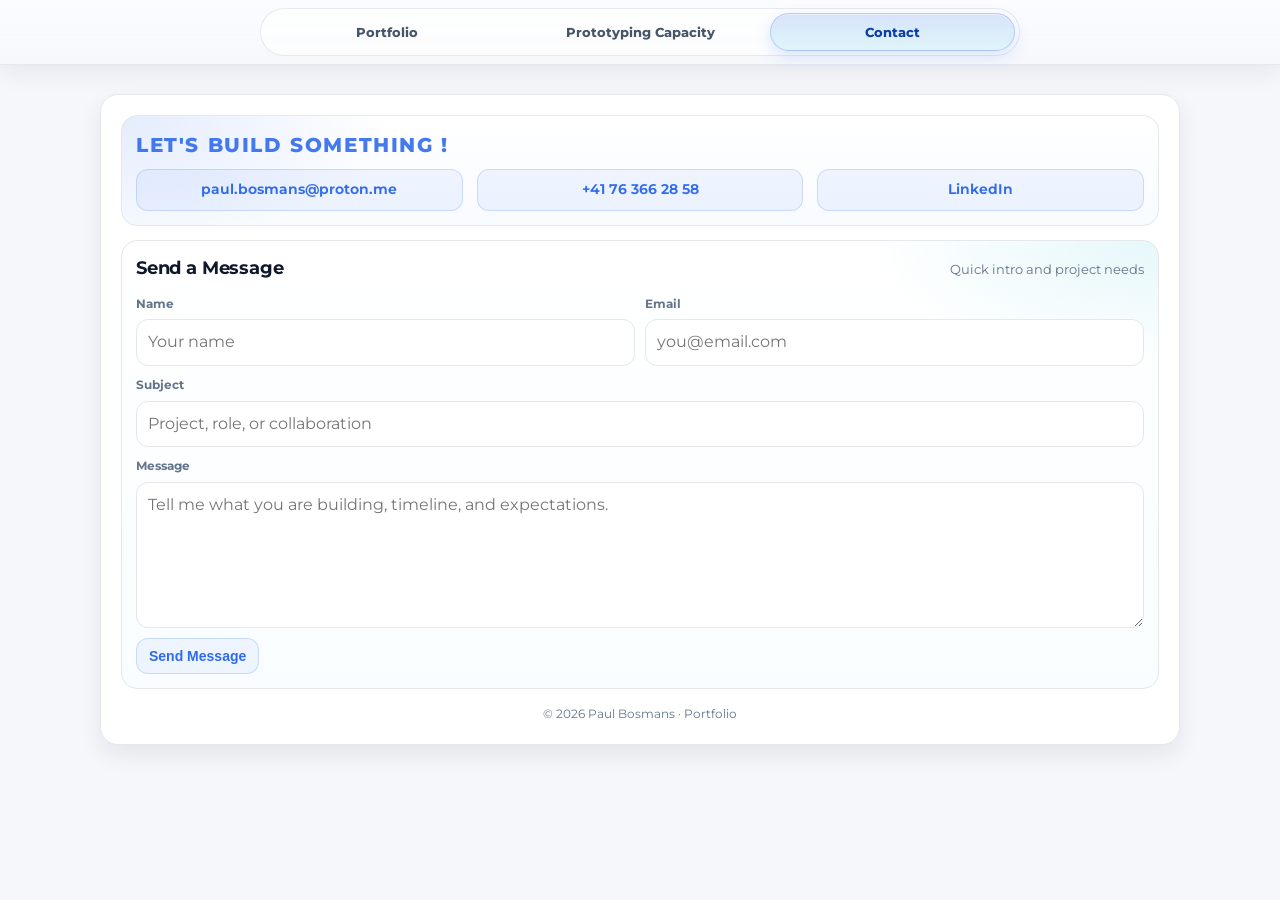
<file: contact.html>
<!doctype html>
<html lang="en">
<head>
  <meta charset="utf-8" />
  <meta name="viewport" content="width=device-width,initial-scale=1" />
  <title>Paul Bosmans - Contact</title>
  <meta name="description" content="Contact page for Paul Bosmans." />
  <link rel="icon" type="image/png" sizes="512x512" href="assets/android-chrome-512x512.png" />
  <link rel="stylesheet" href="css/styles.css" />
</head>
<body>
  <nav class="site-nav" aria-label="Main navigation">
    <div class="site-nav-inner">
      <div class="site-nav-links">
        <a class="site-nav-link" href="index.html">Portfolio</a>
        <a class="site-nav-link" href="prototyping.html">Prototyping Capacity</a>
        <a class="site-nav-link active" href="contact.html" aria-current="page">Contact</a>
      </div>
    </div>
  </nav>

  <div class="layout">
    <main class="content" id="top">
      <section class="card section">
        <div class="contact-layout" id="contactLayout">
          <div class="contact-left">
            <p class="contact-kicker">Let's build something !</p>
            <div class="actions" id="contactPageActions"></div>
          </div>
        </div>

        <section class="contact-form-card" aria-labelledby="contactFormTitle">
          <div class="section-head">
            <h2 id="contactFormTitle">Send a Message</h2>
            <p>Quick intro and project needs</p>
          </div>

          <form id="contactForm" class="contact-form" action="https://formsubmit.co/paul.bosmans@proton.me" method="POST">
            <input type="hidden" name="_subject" value="New portfolio contact request" />
            <input type="hidden" name="_template" value="table" />
            <input type="hidden" name="_captcha" value="false" />
            <input type="hidden" name="_autoresponse" value="Thanks for your message. We received it and will come back to you ASAP." />
            <label class="contact-field">
              <span>Name</span>
              <input type="text" name="name" required placeholder="Your name" />
            </label>
            <label class="contact-field">
              <span>Email</span>
              <input type="email" name="email" required placeholder="you@email.com" />
            </label>
            <label class="contact-field contact-field-wide">
              <span>Subject</span>
              <input type="text" name="subject" required placeholder="Project, role, or collaboration" />
            </label>
            <label class="contact-field contact-field-wide">
              <span>Message</span>
              <textarea name="message" rows="5" required placeholder="Tell me what you are building, timeline, and expectations."></textarea>
            </label>
            <div class="contact-form-actions">
              <button type="submit" class="btn primary">Send Message</button>
            </div>
          </form>
        </section>

        <footer class="footer">© <span id="year"></span> Paul Bosmans · Portfolio</footer>
      </section>
    </main>
  </div>

  <script src="js/data.js"></script>
  <script src="js/contact.js"></script>
</body>
</html>
</file>
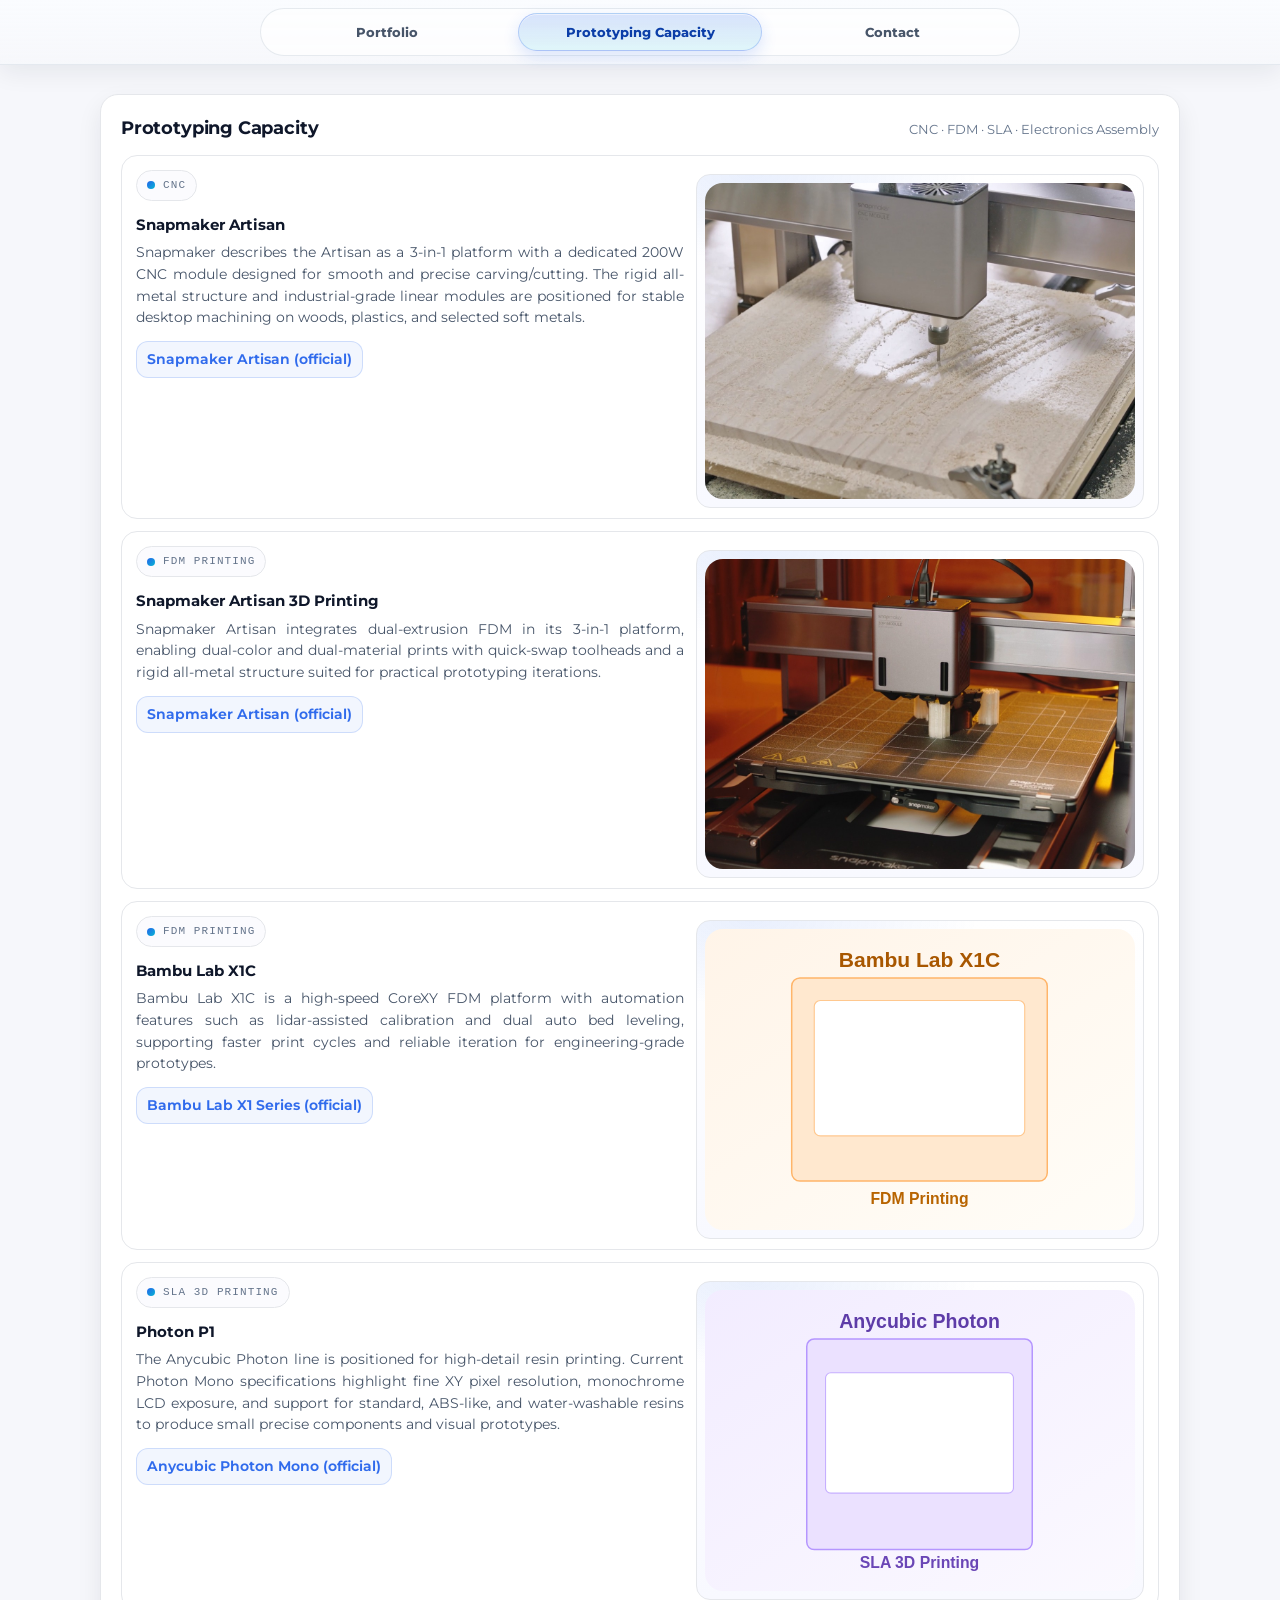
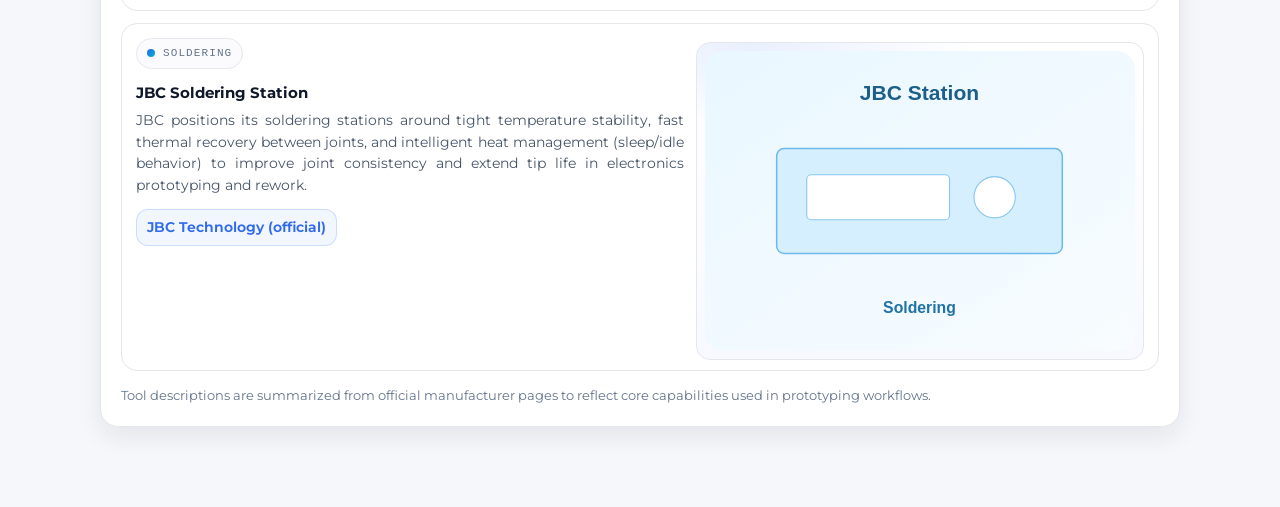
<file: prototyping.html>
<!doctype html>
<html lang="en">
<head>
  <meta charset="utf-8" />
  <meta name="viewport" content="width=device-width,initial-scale=1" />
  <title>Paul Bosmans - Prototyping Capacity</title>
  <meta name="description" content="Prototyping capacity of Paul Bosmans: CNC, FDM, SLA, and soldering capabilities." />
  <link rel="icon" type="image/png" sizes="512x512" href="assets/android-chrome-512x512.png" />
  <link rel="stylesheet" href="css/styles.css" />
</head>
<body>
  <nav class="site-nav" aria-label="Main navigation">
    <div class="site-nav-inner">
      <div class="site-nav-links">
        <a class="site-nav-link" href="index.html">Portfolio</a>
        <a class="site-nav-link active" href="prototyping.html" aria-current="page">Prototyping Capacity</a>
        <a class="site-nav-link" href="contact.html">Contact</a>
      </div>
    </div>
  </nav>

  <div class="layout">
    <main class="content" id="top">
      <section class="card section" id="prototyping">
        <div class="section-head">
          <h2>Prototyping Capacity</h2>
          <p>CNC · FDM · SLA · Electronics Assembly</p>
        </div>
        <div class="proto-lines" id="prototypingGrid"></div>
        <p class="note" id="prototypingNote"></p>
      </section>
    </main>
  </div>

  <script src="js/data.js"></script>
  <script src="js/prototyping.js"></script>
</body>
</html>
</file>
<file: css/styles.css>
@import url('https://fonts.googleapis.com/css2?family=Montserrat:wght@400;500;600;700;800&display=swap');

:root{
  --bg: #ffffff;
  --bg2:#f6f7fb;
  --card:#ffffff;
  --text:#0f172a;
  --muted:#475569;
  --muted2:#64748b;
  --border:#e5e7eb;
  --shadow: 0 10px 24px rgba(15, 23, 42, .08);
  --radius: 18px;
  --accent:#2563eb;
  --accent2:#06b6d4;
  --max: 1120px;
  --mono: ui-monospace, SFMono-Regular, Menlo, Monaco, Consolas, "Liberation Mono", "Courier New", monospace;
  --sans: "Montserrat", ui-sans-serif, system-ui, -apple-system, Segoe UI, Roboto, Helvetica, Arial, "Apple Color Emoji","Segoe UI Emoji";
}

*{box-sizing:border-box}
html,body{height:100%}

body{
  margin:0;
  font-family:var(--sans);
  color:var(--text);
  background: var(--bg2);
  line-height:1.55;
  padding-top: 62px;
}

.site-nav{
  position: fixed;
  top: 0;
  left: 0;
  right: 0;
  z-index: 1200;
  background: linear-gradient(180deg, rgba(250, 252, 255, .96), rgba(246, 247, 251, .9));
  backdrop-filter: blur(10px);
  border-bottom: 1px solid rgba(148, 163, 184, .22);
  box-shadow: 0 8px 24px rgba(15, 23, 42, .07);
}

.site-nav-inner{
  max-width: var(--max);
  margin: 0 auto;
  padding: 8px clamp(12px, 2.2vw, 20px);
  display:flex;
  justify-content:center;
}

.site-nav-links{
  display:flex;
  align-items:center;
  gap: 8px;
  flex-wrap: nowrap;
  padding: 4px;
  border: 1px solid rgba(148, 163, 184, .22);
  border-radius: 999px;
  background: rgba(255, 255, 255, .72);
  width: min(100%, 760px);
  justify-content:space-between;
}

.site-nav-link{
  font-size: 13px;
  font-weight: 750;
  padding: 8px 13px;
  border-radius: 999px;
  border: 1px solid transparent;
  color: var(--muted);
  background: transparent;
  transition: .16s ease;
  flex: 1 1 0;
  text-align:center;
}

.site-nav-link:hover{
  border-color: rgba(37,99,235,.2);
  background: rgba(255,255,255,.9);
  color: var(--text);
  transform: translateY(-1px);
}

.site-nav-link.active{
  color: #0b3ea8;
  border-color: rgba(37,99,235,.24);
  background: linear-gradient(180deg, rgba(37,99,235,.18), rgba(6,182,212,.12));
  box-shadow: inset 0 1px 0 rgba(255,255,255,.55), 0 6px 16px rgba(37,99,235,.16);
}

@media (max-width: 640px){
  .site-nav-links{
    flex-wrap: wrap;
    width: 100%;
    justify-content:center;
  }
  .site-nav-link{
    flex: 1 1 calc(50% - 8px);
  }
}

a{color:inherit; text-decoration:none}
code{font-family:var(--mono); font-size:.95em}

.layout{
  max-width: var(--max);
  margin: 0 auto;
  padding: clamp(16px, 2.5vw, 34px) clamp(12px, 2.2vw, 20px) 80px;
  display:grid;
  grid-template-columns: minmax(0, 1fr);
  gap: clamp(12px, 2vw, 22px);
  align-items:start;
}

.content{min-width:0}

.card{
  background: var(--card);
  border: 1px solid var(--border);
  border-radius: var(--radius);
  box-shadow: var(--shadow);
}

/* HERO */
.hero{
  padding: 34px;
  display:grid;
  grid-template-columns: minmax(0, 1fr) minmax(170px, 220px);
  gap: 20px 28px;
  align-items:center;
}
@media (max-width: 1240px){
  .hero{
    grid-template-columns:1fr;
    gap: 14px;
  }
}

.hero-left{min-width:0}

.hero-role{
  margin: 0;
  font-size: clamp(26px, 4.6vw, 40px);
  line-height: 1.05;
  letter-spacing: -0.02em;
  font-weight: 800;
  color: var(--text);
  max-width: 18ch;
}

.hero-name{
  margin: 8px 0 0;
  font-size: clamp(36px, 6vw, 58px);
  line-height: 1.02;
  letter-spacing: -0.03em;
}

.quick{
  display:flex;
  flex-direction:column;
  gap:6px;
  text-align:left;
  margin-top: 14px;
}

.hero-embedded{
  margin-top: 16px;
  display:flex;
  flex-direction:column;
  gap: 12px;
  grid-column: 1 / -1;
}

.hero-block{
  border: 1px solid var(--border);
  border-radius: 14px;
  background: #ffffff;
  padding: 14px;
}

.hero-block h2{
  margin: 0 0 8px;
  font-size: 16px;
  letter-spacing: -.01em;
}

.micro{display:flex; gap:8px; flex-wrap:wrap; margin-top:14px}
.chip{
  font-size: 12px;
  padding: 6px 10px;
  border-radius: 999px;
  border: 1px solid var(--border);
  background: #fbfbfe;
  color: var(--muted2);
}

/* Right side: photo at top-right */
.hero-right{
  display:flex;
  flex-direction:column;
  align-items:flex-end;
  gap: 0;
  width: auto;
  justify-self: end;
  align-self: center;
}
@media (max-width: 1240px){
  .hero-right{
    align-items:center;
    justify-self:center;
    align-self: start;
  }
}

/* Circular profile photo */
.avatar{
  width: clamp(155px, 22vw, 205px);
  height: clamp(155px, 22vw, 205px);
  border-radius: 999px;
  border: 2px solid rgba(37,99,235,.18);
  background:
    radial-gradient(circle at 30% 30%, rgba(37,99,235,.20), transparent 55%),
    linear-gradient(180deg, #fff, #f4f7ff);
  overflow:hidden;
  margin:0;
  flex: 0 0 auto;
  box-shadow: 0 12px 22px rgba(15,23,42,.10);
}
.avatar img{
  width:100%;
  height:100%;
  object-fit:cover;
  display:block
}
.avatar-fallback{
  width:100%;
  height:100%;
  display:flex;
  align-items:center;
  justify-content:center;
  text-align:center;
  padding:10px;
  color: var(--muted2);
  font-family: var(--mono);
  font-size: 12px;
}

/* Quick info */
.quick-line{color:var(--muted); font-size:14px}
.quick-line b{color:var(--text)}

.actions{
  display:flex;
  gap:10px;
  flex-wrap:wrap;
}

.btn{
  display:inline-flex;
  align-items:center;
  justify-content:center;
  padding: 9px 12px;
  border-radius: 12px;
  border: 1px solid var(--border);
  background: #ffffff;
  color: var(--text);
  font-size: 14px;
  font-weight: 650;
  transition: .14s ease;
}

.btn:hover{
  transform: translateY(-1px);
  box-shadow: 0 10px 18px rgba(15,23,42,.08);
  border-color: rgba(37,99,235,.25);
}

.btn.primary{
  color: rgba(37,99,235,.95);
  border-color: rgba(37,99,235,.18);
  background: rgba(37,99,235,.06);
}

/* SECTIONS */
.section{padding: 20px}

#summary.section{
  padding: 32px;
}

.section-head{
  display:flex;
  justify-content:space-between;
  align-items:baseline;
  flex-wrap: wrap;
  gap:12px;
  margin-bottom: 12px;
}
.section-head h2{margin:0; font-size: 18px; letter-spacing:-.01em}
.section-head p{margin:0; color:var(--muted2); font-size:13px}
.p{margin:0; color:var(--muted)}

.summary-paragraph{margin:0; color:var(--muted)}
.summary-paragraph + .summary-paragraph{margin-top: 10px}

.p,
.summary-paragraph,
.project-text p,
.proto-line p,
.bullets li{
  text-align: justify;
  text-justify: inter-word;
}

.note{
  margin: 14px 0 0;
  color: var(--muted2);
  font-size: 13px;
}

/* PROTOTYPING */
.proto-lines{
  display:flex;
  flex-direction:column;
  gap: 12px;
}

.proto-line{
  border: 1px solid var(--border);
  border-radius: 16px;
  padding: 14px;
  background: #ffffff;
  display:grid;
  grid-template-columns: 1.1fr .9fr;
  gap: 12px;
  align-items: stretch;
}

.proto-line-left{
  min-width: 0;
}

.proto-line h3{
  margin: 0 0 6px;
  font-size: 15px;
}

.proto-line p{
  margin: 0;
  color: var(--muted);
  font-size: 14px;
}

.proto-line-right{
  min-width: 0;
}


.proto-tool-media{
  margin: 4px 0 10px;
  width:100%;
  height:100%;
  min-height: 170px;
  border-radius: 14px;
  overflow:hidden;
  border: 1px solid var(--border);
  background:
    radial-gradient(380px 140px at 12% 0%, rgba(37,99,235,.10), transparent 60%),
    linear-gradient(180deg, #ffffff, #f8f9ff);
  display:flex;
  align-items:center;
  justify-content:center;
  padding: 8px;
}

.proto-tool-media img{
  width:100%;
  height:100%;
  object-fit: cover;
  display:block;
  border-radius: 18px;
}

.proto-tool-media-fallback{
  width:100%;
  height:100%;
  display:flex;
  align-items:center;
  justify-content:center;
  text-align:center;
  padding:14px;
  color: var(--muted2);
  font-family: var(--mono);
  font-size: 12px;
}

@media (max-width: 900px){
  .proto-line{grid-template-columns: 1fr;}
  .proto-tool-media{min-height: 150px;}
}

/* CONTACT PAGE */
.contact-layout{
  display:grid;
  grid-template-columns: 1fr;
  gap: 14px;
  align-items: stretch;
}

.contact-left,
.contact-right{
  border: 1px solid var(--border);
  border-radius: 16px;
  padding: 14px;
  background: #ffffff;
}

.contact-left{
  background:
    radial-gradient(380px 180px at 0% 0%, rgba(37,99,235,.12), transparent 70%),
    linear-gradient(180deg, #ffffff, #f8fbff);
}

.contact-kicker{
  margin: 0 0 8px;
  font-size: 20px;
  letter-spacing: .08em;
  text-transform: uppercase;
  color: rgba(37,99,235,.85);
  font-weight: 800;
  white-space: nowrap;
}

#contactPageActions{
  width: 100%;
  display: flex;
  justify-content: space-between;
  align-items: center;
  gap: 14px;
  flex-wrap: nowrap;
}

#contactPageActions .btn{
  flex: 1 1 0;
  min-width: 0;
  text-align: center;
  white-space: nowrap;
}

.contact-rows{
  display:flex;
  flex-direction:column;
  gap: 8px;
}

.contact-row{
  display:flex;
  justify-content:space-between;
  gap: 12px;
  padding: 9px 10px;
  border-radius: 12px;
  border: 1px solid var(--border);
  background: #fbfbfe;
}

.contact-label{
  color: var(--muted2);
  font-size: 13px;
  font-weight: 700;
}

.contact-value{
  color: var(--text);
  font-size: 13px;
  text-align: right;
}

.contact-form-card{
  margin-top: 14px;
  border: 1px solid var(--border);
  border-radius: 16px;
  padding: 14px;
  background:
    radial-gradient(420px 180px at 100% 0%, rgba(6,182,212,.10), transparent 68%),
    linear-gradient(180deg, #ffffff, #f9fdff);
}

.contact-form{
  display:grid;
  grid-template-columns: 1fr 1fr;
  gap: 10px;
}

.contact-field{
  display:flex;
  flex-direction:column;
  gap: 6px;
}

.contact-field span{
  font-size: 12px;
  font-weight: 700;
  color: var(--muted2);
}

.contact-field input,
.contact-field textarea{
  width:100%;
  border: 1px solid var(--border);
  border-radius: 12px;
  padding: 10px 11px;
  font: inherit;
  color: var(--text);
  background: #ffffff;
}

.contact-field textarea{
  resize: vertical;
}

.contact-field input:focus,
.contact-field textarea:focus{
  outline: 2px solid rgba(37,99,235,.28);
  outline-offset: 1px;
  border-color: rgba(37,99,235,.24);
}

.contact-field-wide{
  grid-column: 1 / -1;
}

.contact-form-actions{
  grid-column: 1 / -1;
  display:flex;
  align-items:center;
  gap: 10px;
  flex-wrap: wrap;
}

.contact-form-hint{
  color: var(--muted2);
  font-size: 12px;
}

@media (max-width: 760px){
  .contact-form{grid-template-columns: 1fr;}
  #contactPageActions{
    flex-wrap: wrap;
  }
  #contactPageActions .btn{
    flex: 1 1 100%;
  }
}

/* PROJECTS */
.grid{
  display:grid;
  grid-template-columns: repeat(12, 1fr);
  gap: 12px;
}

.project{
  grid-column: span 12;
  padding: 16px;
  border-radius: 16px;
  border: 1px solid var(--border);
  background: #ffffff;
}

.badge{
  display:inline-flex;
  align-items:center;
  gap:8px;
  font-family: var(--mono);
  font-size: 11px;
  letter-spacing: .10em;
  text-transform: uppercase;
  padding: 6px 10px;
  border-radius: 999px;
  border: 1px solid var(--border);
  background: #fbfbfe;
  color: var(--muted2);
  margin-bottom: 12px;
}
.dot{
  width: 8px; height: 8px; border-radius: 999px;
  background: linear-gradient(135deg, var(--accent), var(--accent2));
}

.project-body{
  display:grid;
  grid-template-columns: 1fr 1fr;
  gap: 14px;
  align-items:start;
}

@media (max-width: 1240px){ .project-body{grid-template-columns:1fr} }

.project-carousel{
  position: relative;
  display:block;
  margin: 6px 0 10px;
}

.project-carousel.single-media{
  grid-template-columns: 1fr;
}

.pc-btn{
  position: absolute;
  top: 50%;
  transform: translateY(-50%);
  z-index: 3;
  width: 38px;
  height: 38px;
  border-radius: 999px;
  border: 1px solid rgba(37,99,235,.22);
  background: linear-gradient(180deg, rgba(255,255,255,.96), rgba(243,247,255,.94));
  font-size: 20px;
  font-weight: 800;
  color: var(--text);
  cursor:pointer;
  line-height:1;
  display:flex;
  align-items:center;
  justify-content:center;
  transition: .14s ease;
}

.pc-prev{ left: 10px; }
.pc-next{ right: 10px; }

.pc-btn:hover{
  transform: translateY(calc(-50% - 1px));
  border-color: rgba(37,99,235,.35);
  box-shadow: 0 10px 18px rgba(37,99,235,.16);
}

.pc-btn:disabled{
  opacity:.45;
  cursor:not-allowed;
  box-shadow:none;
  transform:none;
}

.pc-dots{
  display:flex;
  justify-content:center;
  gap:6px;
  margin-top: 8px;
}

.pc-dot{
  -webkit-appearance: none;
  appearance: none;
  width: 10px;
  height: 10px;
  min-width: 10px;
  min-height: 10px;
  padding: 0;
  line-height: 0;
  flex: 0 0 10px;
  border-radius: 999px;
  border: 1px solid var(--border);
  background: #ffffff;
  cursor:pointer;
}

.pc-dot.active{
  background: linear-gradient(135deg, var(--accent), var(--accent2));
  border-color: rgba(37,99,235,.20);
}

@media (max-width: 560px){
  .pc-btn{
    width: 34px;
    height: 34px;
    font-size: 18px;
  }
  .pc-prev{ left: 8px; }
  .pc-next{ right: 8px; }
}

.project-logo-line{
  margin: 0 0 8px;
  display:flex;
  align-items:center;
  justify-content:flex-start;
}

.project-company-logo{
  height: 30px;
  width: auto;
  object-fit: contain;
  display:block;
  margin: 0;
}

.project-card-title{margin:0 0 14px; font-size: 16px}
.project-text p{margin:0 0 10px; color: var(--muted); font-size: 14px}

.bullets{
  margin: 0 0 10px;
  padding-left: 18px;
  color: var(--muted);
  font-size: 14px;
}
.bullets li{margin: 6px 0}
.bullets b{color: var(--text)}

.tags{display:flex; gap:8px; flex-wrap:wrap}
.tag{
  font-size: 12px;
  padding: 6px 10px;
  border-radius: 999px;
  border: 1px solid var(--border);
  background: #fbfbfe;
  color: var(--muted2);
}

.links{display:flex; gap:10px; flex-wrap:wrap; margin-top: 12px}
.link{
  font-size: 13.5px;
  font-weight: 650;
  color: rgba(37,99,235,.95);
  padding: 7px 10px;
  border-radius: 12px;
  border: 1px solid rgba(37,99,235,.18);
  background: rgba(37,99,235,.06);
}

.project-media{
  margin:0;
  border-radius: 16px;
  border: 1px solid var(--border);
  overflow:hidden;
  background:
    radial-gradient(600px 220px at 20% 0%, rgba(37,99,235,.10), transparent 60%),
    linear-gradient(180deg, #ffffff, #f7f8ff);
  aspect-ratio: 4 / 3;
  width: 100%;
  max-height: 460px;
  display:flex;
  align-items:center;
  justify-content:center;
  position: relative;
  padding: 8px;
  clip-path: inset(0 round 16px);
}
.project-media img{
  width:100%;
  height:100%;
  object-fit:contain;
  display:block;
  background: transparent;
  cursor: zoom-in;
  border-radius: 18px;
}

.project-media .pc-video{
  width:100%;
  height:100%;
  object-fit:contain;
  display:block;
  background: #000;
  border-radius: 18px;
}

.project-media.contain-image img{
  object-fit: contain;
  background: transparent;
  padding: 8px;
}
.media-fallback{
  width:100%;
  height:100%;
  display:flex;
  align-items:center;
  justify-content:center;
  text-align:center;
  padding:16px;
  color: var(--muted2);
  font-family: var(--mono);
  font-size: 12px;
}

/* CONFIDENTIAL overlay */
.project-media.confidential .confidential-badge{
  position:absolute;
  left: 12px;
  bottom: 12px;
  padding: 8px 10px;
  border-radius: 999px;
  border: 1px solid rgba(0,0,0,.10);
  background: rgba(255,255,255,.82);
  backdrop-filter: blur(6px);
  font-family: var(--mono);
  font-size: 12px;
  letter-spacing: .12em;
  text-transform: uppercase;
  color: #0f172a;
  box-shadow: 0 10px 18px rgba(15,23,42,.10);
}

.lightbox{
  position: fixed;
  inset: 0;
  display: none;
  z-index: 2000;
}

.lightbox.open{
  display: block;
}

.lightbox-backdrop{
  position:absolute;
  inset:0;
  background: rgba(15,23,42,.72);
  backdrop-filter: blur(2px);
}

.lightbox-panel{
  position: relative;
  width: min(94vw, 1200px);
  height: min(88vh, 900px);
  margin: 4vh auto;
  border-radius: 16px;
  border: 1px solid rgba(255,255,255,.16);
  background: rgba(15,23,42,.25);
  box-shadow: 0 20px 45px rgba(0,0,0,.35);
  display:flex;
  align-items:center;
  justify-content:center;
  overflow:hidden;
}

.lightbox-panel img{
  max-width: 100%;
  max-height: 100%;
  object-fit: contain;
  display:block;
}

.lightbox-panel video{
  max-width: 100%;
  max-height: 100%;
  object-fit: contain;
  display:block;
}

.lightbox-close{
  position:absolute;
  top:10px;
  right:10px;
  z-index: 5;
  width: 36px;
  height: 36px;
  border-radius: 999px;
  border: 1px solid rgba(255,255,255,.25);
  background: rgba(15,23,42,.72);
  color: #fff;
  font-size: 24px;
  line-height: 1;
  cursor:pointer;
}

.lightbox-nav{
  position:absolute;
  top:50%;
  transform: translateY(-50%);
  z-index: 5;
  width: 42px;
  height: 42px;
  border-radius: 999px;
  border: 1px solid rgba(255,255,255,.25);
  background: rgba(15,23,42,.72);
  color: #fff;
  font-size: 26px;
  line-height: 1;
  cursor:pointer;
  display:flex;
  align-items:center;
  justify-content:center;
}

.lightbox-prev{ left: 10px; }
.lightbox-next{ right: 10px; }

.lightbox-nav.hidden{ display:none; }

/* SKILLS */
.skills-grid{
  display:grid;
  grid-template-columns: 1fr 1fr;
  gap: 12px;
}
@media (max-width: 1100px){ .skills-grid{grid-template-columns:1fr} }

.hero-block .skills-grid{
  margin-top: 6px;
}

.box{
  border: 1px solid var(--border);
  border-radius: 16px;
  padding: 16px;
  background: #ffffff;
}
.box h3{margin:0 0 10px; font-size: 15.5px}
.box ul{margin:0; padding-left:18px; color:var(--muted)}
.box li{margin:6px 0}

.pillrow{display:flex; flex-wrap:wrap; gap:8px}
.pill{
  font-size: 12px;
  padding: 6px 10px;
  border-radius: 999px;
  border: 1px solid var(--border);
  background: #fbfbfe;
  color: var(--muted2);
}

.skill-level-list{
  display:flex;
  flex-direction:column;
  gap: 10px;
}

.skill-level-item{
  display:flex;
  flex-direction:column;
  gap: 6px;
}

.skill-level-head{
  display:flex;
  align-items:center;
  justify-content:space-between;
  gap: 10px;
}

.skill-name{
  color: var(--text);
  font-size: 13.5px;
  font-weight: 650;
}

.skill-level-value{
  color: var(--muted2);
  font-size: 12px;
  font-family: var(--mono);
}

.skill-bar{
  height: 8px;
  border-radius: 999px;
  border: 1px solid var(--border);
  background: #fbfbfe;
  overflow: hidden;
}

.skill-bar span{
  display:block;
  height:100%;
  border-radius: 999px;
  background: linear-gradient(135deg, var(--accent), var(--accent2));
}

.mini{
  margin-top: 12px;
  padding: 12px;
  border: 1px solid var(--border);
  border-radius: 14px;
  background: #ffffff;
  color: var(--muted);
  font-size: 13px;
}
.mini-title{
  font-weight: 800;
  color: var(--text);
  margin-bottom: 6px;
}

/* FOOTER */
.footer{
  margin-top: 16px;
  color: var(--muted2);
  font-size: 12px;
  text-align:center;
}

/* CAROUSEL (responsive, no page scale issues) */
.carousel{
  display:flex;
  flex-direction:column;
  gap: 12px;
}

.carousel-main{
  display:grid;
  grid-template-columns: 44px 1fr 44px;
  gap: 10px;
  align-items:center;
}
@media (max-width: 520px){
  .carousel-main{ grid-template-columns: 40px 1fr 40px; }
}

.c-btn{
  width: 44px;
  height: 44px;
  border-radius: 999px;
  border: 1px solid rgba(37,99,235,.22);
  background: linear-gradient(180deg, #ffffff, #f3f7ff);
  font-size: 22px;
  font-weight: 800;
  color: var(--text);
  cursor:pointer;
  line-height: 1;
  display:flex;
  align-items:center;
  justify-content:center;
  transition: .16s ease;
  box-shadow: 0 8px 16px rgba(37,99,235,.12);
  align-self:center;
}
.c-btn:hover{
  transform: translateY(-2px) scale(1.03);
  border-color: rgba(37,99,235,.35);
  box-shadow: 0 12px 22px rgba(37,99,235,.20);
}
.c-btn:focus-visible{
  outline: 2px solid rgba(37,99,235,.45);
  outline-offset: 2px;
}
.c-btn:disabled{
  opacity: .45;
  cursor:not-allowed;
  box-shadow:none;
  transform:none;
}

.c-frame{
  margin:0;
  border-radius: 16px;
  border: 1px solid var(--border);
  overflow:hidden;
  background:
    radial-gradient(600px 220px at 20% 0%, rgba(37,99,235,.10), transparent 60%),
    linear-gradient(180deg, #ffffff, #f7f8ff);
  display:flex;
  align-items:center;
  justify-content:center;

  aspect-ratio: 16 / 9;
  max-height: 420px;
  width: 100%;
}

#cImage{
  width:100%;
  height:100%;
  object-fit: contain;
  display:block;
  background: #fff;
}

#cVideo{
  width:100%;
  height:100%;
  object-fit: contain;
  display:block;
  background: #000;
}

.c-fallback{
  width:100%;
  height:100%;
  display:flex;
  align-items:center;
  justify-content:center;
  text-align:center;
  padding:16px;
  color: var(--muted2);
  font-family: var(--mono);
  font-size: 12px;
}

.carousel-meta{
  display:flex;
  align-items:center;
  justify-content:center;
  gap: 12px;
  flex-wrap:wrap;
}

.c-caption b{font-size: 14px;}
.c-sub{
  font-family: var(--mono);
  font-size: 12px;
  color: var(--muted2);
  margin-top: 4px;
}

.c-dots{display:flex; gap: 6px; align-items:center;}
.c-dot{
  width: 10px;
  height: 10px;
  border-radius: 999px;
  border: 1px solid var(--border);
  background: #ffffff;
  cursor:pointer;
}
.c-dot.active{
  background: linear-gradient(135deg, var(--accent), var(--accent2));
  border-color: rgba(37,99,235,.20);
}

.c-thumbs{
  display:none;
  gap: 8px;
  overflow:auto;
  padding-bottom: 2px;
  scroll-snap-type: x mandatory;
}
.c-thumb{
  min-width: 96px;
  width: 96px;
  height: 64px;
  border-radius: 14px;
  border: 1px solid var(--border);
  background: #fff;
  overflow:hidden;
  cursor:pointer;
  transition: .12s ease;
  position:relative;
  scroll-snap-align: start;
}
.c-thumb:hover{
  transform: translateY(-1px);
  box-shadow: 0 10px 18px rgba(15,23,42,.08);
}
.c-thumb.active{
  border-color: rgba(37,99,235,.30);
  box-shadow: 0 10px 18px rgba(37,99,235,.10);
}
.c-thumb img{
  width:100%;
  height:100%;
  object-fit:cover;
  display:block;
}
.c-thumb-fallback{
  width:100%;
  height:100%;
  display:flex;
  align-items:center;
  justify-content:center;
  text-align:center;
  padding: 6px;
  font-size: 10px;
  color: var(--muted2);
  font-family: var(--mono);
}
</file>
